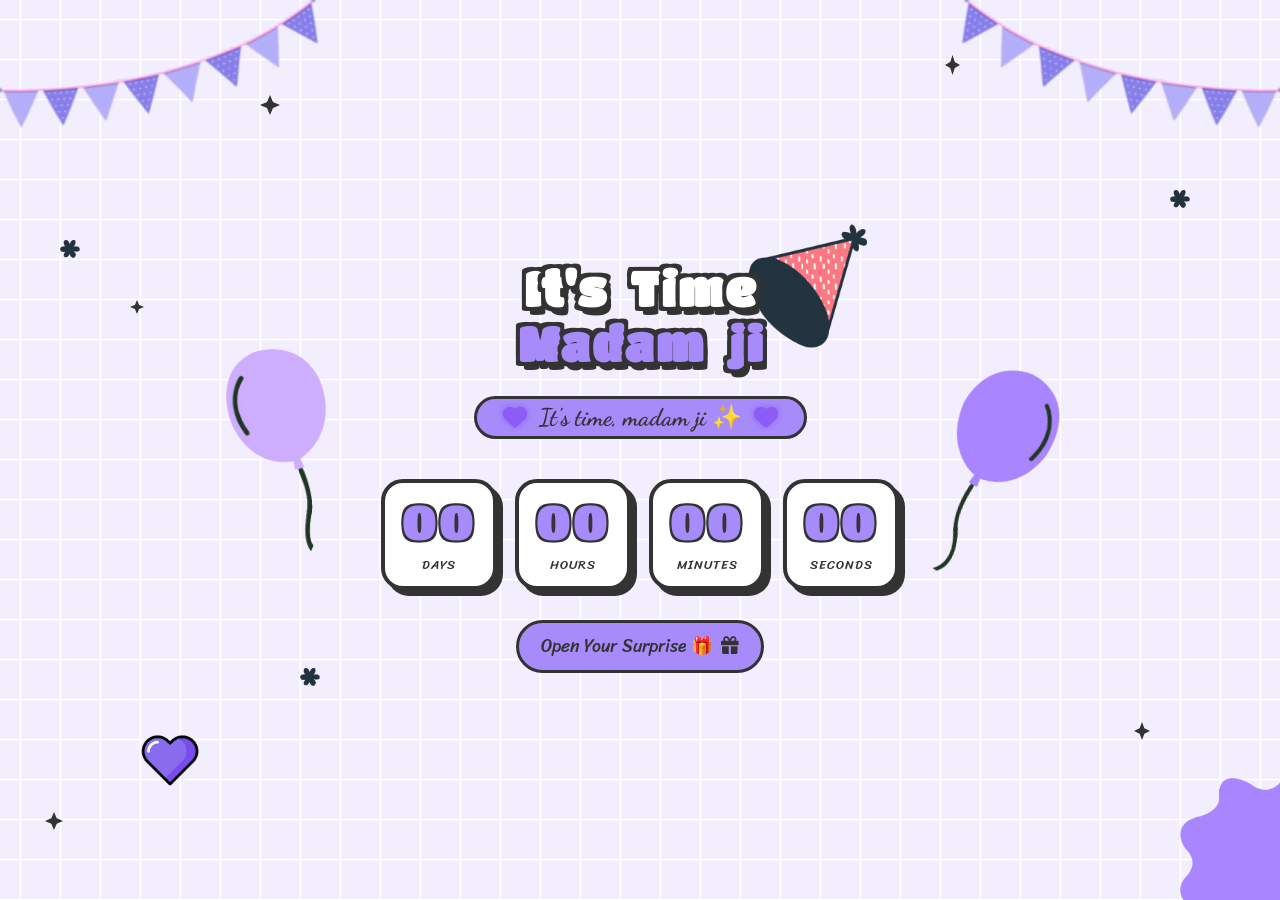
<file: index.html>
<!DOCTYPE html>
<html lang="en">

<head>
    <meta charset="UTF-8">
    <meta name="viewport" content="width=device-width, initial-scale=1.0">
    <title>Happyy birthday stutuuu</title>
    <link rel="stylesheet" href="gate.css">
    <link rel="stylesheet" href="https://cdnjs.cloudflare.com/ajax/libs/font-awesome/6.5.1/css/all.min.css"
        integrity="sha512-DTOQO9RWCH3ppGqcWaEA1BIZOC6xxalwEsw9c2QQeAIftl+Vegovlnee1c9QX4TctnWMn13TZye+giMm8e2LwA=="
        crossorigin="anonymous" referrerpolicy="no-referrer" />
    <link
        href="https://fonts.googleapis.com/css2?family=Dancing+Script:wght@500;700&family=Poppins:wght@400;600&display=swap"
        rel="stylesheet">
</head>

<body>
    <div id="gate-wrapper">
        <div class="flag__birthday">
            <img src="./images/1.png" alt="" width="350" class="flag__left">
            <img src="./images/1.png" alt="" width="350" class="flag__right">
        </div>

        <div class="gate-content">
            <h1 class="gate-title">
                <div class="line line--one" id="line__one">
                    <span style="--t: .5s;">N</span>
                    <span style="--t: .65s;">o</span>
                    <span style="--t: .8s;">t</span>
                    <span class="space"></span>
                    <span style="--t: .95s;">Y</span>
                    <span style="--t: 1.1s;">e</span>
                    <span style="--t: 1.25s;">t</span>
                </div>
                <div class="line line--two">
                    <span style="--t: 1.4s;">M</span>
                    <span style="--t: 1.55s;">a</span>
                    <span style="--t: 1.7s;">d</span>
                    <span style="--t: 1.85s;">a</span>
                    <span style="--t: 2s;">m</span>
                    <span class="space"></span>
                    <span style="--t: 2.15s;">j</span>
                    <span style="--t: 2.3s;">i</span>
                </div>
                <div class="hat">
                    <img src="./images/hat.png" alt="" width="130">
                </div>
            </h1>

            <div class="gate-subtitle">
                <i class="fa-solid fa-heart"></i>
                <span id="subtitle__text">Your surprise unlocks in&hellip;</span>
                <i class="fa-solid fa-heart"></i>
            </div>

            <div class="countdown" id="countdown">
                <div class="balloon_one">
                    <img width="100px" src="./images/balloon1.png" alt="">
                </div>
                <div class="unit">
                    <div class="num" id="days">00</div>
                    <div class="label">Days</div>
                </div>
                <div class="unit">
                    <div class="num" id="hours">00</div>
                    <div class="label">Hours</div>
                </div>
                <div class="unit">
                    <div class="num" id="minutes">00</div>
                    <div class="label">Minutes</div>
                </div>
                <div class="unit">
                    <div class="num" id="seconds">00</div>
                    <div class="label">Seconds</div>
                </div>
                <div class="balloon_two">
                    <img width="100px" src="./images/balloon2.png" alt="">
                </div>
            </div>

            <div class="lock__note" id="lock__note">
                <i class="fa-solid fa-lock"></i>
                <span>Come back at 12:00 AM on 20th August &mdash; no peeking!</span>
            </div>

            <div class="unlock" id="unlock">
                <a href="final.html" id="btn__unlock">
                    Open Your Surprise &#127873;
                    <i class="fa-solid fa-gift"></i>
                </a>
            </div>
        </div>

        <div class="decorate_star star1" style="--t: 2.6s;"></div>
        <div class="decorate_star star2" style="--t: 2.8s;"></div>
        <div class="decorate_star star3" style="--t: 3s;"></div>
        <div class="decorate_star star4" style="--t: 3.2s;"></div>
        <div class="decorate_star star5" style="--t: 3.4s;"></div>
        <div class="decorate_flower--one" style="--t: 2.7s;">
            <img width="20" src="./images/decorate_flower.png" alt="">
        </div>
        <div class="decorate_flower--two" style="--t: 3s;">
            <img width="20" src="./images/decorate_flower.png" alt="">
        </div>
        <div class="decorate_flower--three" style="--t: 3.3s;">
            <img width="20" src="./images/decorate_flower.png" alt="">
        </div>
        <div class="decorate_bottom">
            <img src="./images/decorate.png" alt="" width="100">
        </div>
        <div class="smiley__icon">
            <img src="./images/smiley_icon.png" alt="" width="100">
        </div>
    </div>

    <canvas id="confetti"></canvas>
</body>

<script>
    /* 20 August, 12:00 AM. Built from local parts so it fires at midnight
       on her own clock, whatever timezone she opens this in. */
    var TARGET = new Date(2026, 7, 20, 0, 0, 0);

    var reduceMotion = window.matchMedia("(prefers-reduced-motion: reduce)").matches;

    var cells = {
        days: document.getElementById("days"),
        hours: document.getElementById("hours"),
        minutes: document.getElementById("minutes"),
        seconds: document.getElementById("seconds")
    };
    var countdown = document.getElementById("countdown");
    var subtitle = document.getElementById("subtitle__text");
    var lockNote = document.getElementById("lock__note");
    var unlock = document.getElementById("unlock");
    var ticker;
    var unlocked = false;

    /* "Not Yet" is a lie once the clock runs out — rewrite the top line. */
    function setTitleLine(text) {
        var line = document.getElementById("line__one");
        line.textContent = "";
        for (var i = 0; i < text.length; i++) {
            var span = document.createElement("span");
            if (text[i] === " ") {
                span.className = "space";
            } else {
                span.textContent = text[i];
            }
            line.appendChild(span);
        }
    }

    function pad(n) {
        return n < 10 ? "0" + n : String(n);
    }

    function setCell(cell, value) {
        if (cell.textContent === value) return;
        cell.textContent = value;
        cell.classList.remove("pop");
        void cell.offsetWidth;   // restart the animation
        cell.classList.add("pop");
    }

    function openGate(withConfetti) {
        if (unlocked) return;
        unlocked = true;
        clearInterval(ticker);
        setCell(cells.days, "00");
        setCell(cells.hours, "00");
        setCell(cells.minutes, "00");
        setCell(cells.seconds, "00");
        setTitleLine("It's Time");
        subtitle.innerHTML = "It's time, madam ji &#10024;";
        lockNote.classList.add("hidden");
        countdown.classList.add("celebrating");
        unlock.classList.add("is-live");
        // Snap the staged intro animations to their finished state. Matters when
        // the page is opened at/after the target (or in the last seconds before
        // it) and they never got to run; a no-op once they already have.
        document.getElementById("gate-wrapper").classList.add("gate--open");
        if (withConfetti && !reduceMotion) startConfetti();
    }

    function tick() {
        var diff = TARGET - new Date();
        if (diff <= 0) {
            openGate(true);
            return;
        }
        var totalSeconds = Math.floor(diff / 1000);
        setCell(cells.days, pad(Math.floor(totalSeconds / 86400)));
        setCell(cells.hours, pad(Math.floor(totalSeconds / 3600) % 24));
        setCell(cells.minutes, pad(Math.floor(totalSeconds / 60) % 60));
        setCell(cells.seconds, pad(totalSeconds % 60));
    }

    if (TARGET - new Date() <= 0) {
        openGate(false);            // already past — land straight in the unlocked state
    } else {
        tick();                     // paint once so there is no blank first second
        ticker = setInterval(tick, 1000);
    }

    /* ---------- confetti ---------- */
    function startConfetti() {
        var canvas = document.getElementById("confetti");
        var ctx = canvas.getContext("2d");
        var colors = ["#A78BFA", "#ffffff", "#333333", "#F3EEFE"];
        var pieces = [];

        canvas.width = window.innerWidth;
        canvas.height = window.innerHeight;

        for (var i = 0; i < 160; i++) {
            pieces.push({
                x: Math.random() * canvas.width,
                y: -20 - Math.random() * canvas.height,
                w: 6 + Math.random() * 7,
                h: 9 + Math.random() * 9,
                vx: -1.5 + Math.random() * 3,
                vy: 2 + Math.random() * 3.5,
                rot: Math.random() * Math.PI * 2,
                vr: -0.12 + Math.random() * 0.24,
                color: colors[Math.floor(Math.random() * colors.length)]
            });
        }

        (function frame() {
            ctx.clearRect(0, 0, canvas.width, canvas.height);
            var alive = 0;
            for (var i = 0; i < pieces.length; i++) {
                var p = pieces[i];
                p.x += p.vx;
                p.y += p.vy;
                p.rot += p.vr;
                if (p.y < canvas.height + 40) alive++;
                ctx.save();
                ctx.translate(p.x, p.y);
                ctx.rotate(p.rot);
                ctx.fillStyle = p.color;
                ctx.fillRect(-p.w / 2, -p.h / 2, p.w, p.h);
                ctx.restore();
            }
            if (alive > 0) {
                requestAnimationFrame(frame);
            } else {
                ctx.clearRect(0, 0, canvas.width, canvas.height);
            }
        })();
    }
</script>

</html>
</file>
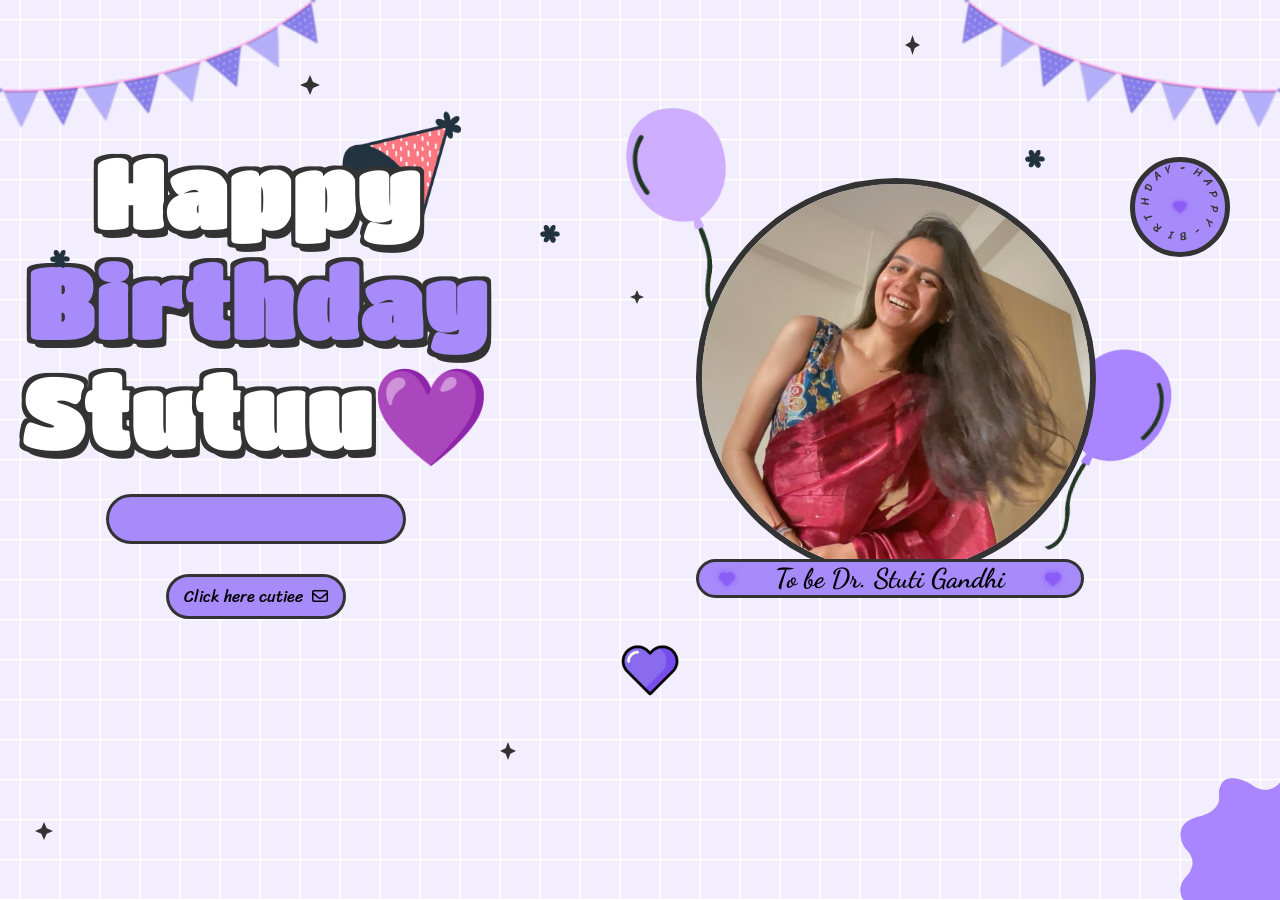
<file: final.html>
<!DOCTYPE html>
<html lang="en">

<head>
    <meta charset="UTF-8">
    <meta name="viewport" content="width=device-width, initial-scale=1.0">
    <title>Happyy birthday stutuuu</title>
    <link rel="stylesheet" href="style.css">
    <link rel="stylesheet" href="book.css">
    <link rel="stylesheet" href="https://cdnjs.cloudflare.com/ajax/libs/font-awesome/6.5.1/css/all.min.css"
        integrity="sha512-DTOQO9RWCH3ppGqcWaEA1BIZOC6xxalwEsw9c2QQeAIftl+Vegovlnee1c9QX4TctnWMn13TZye+giMm8e2LwA=="
        crossorigin="anonymous" referrerpolicy="no-referrer" />
    <link
        href="https://fonts.googleapis.com/css2?family=Dancing+Script:wght@500;700&family=Poppins:wght@400;600&display=swap"
        rel="stylesheet">
    <script src="book.js" defer></script>
</head>

<body>
    <div id="wrapper">
        <div class="flag__birthday">
            <img src="./images/1.png" alt="" width="350" class="flag__left">
            <img src="./images/1.png" alt="" width="350" class="flag__right">
        </div>
        <div class="content">
            <div class="left">
                <div class="title">
                    <h1 class="happy">
                        <span style="--t: 4s;">H</span>
                        <span style="--t: 4.2s;">a</span>
                        <span style="--t: 4.4s;">p</span>
                        <span style="--t: 4.6s;">p</span>
                        <span style="--t: 4.8s;">y</span>
                    </h1>
                    <h1 class="birthday">
                        <span style="--t: 5s;">B</span>
                        <span style="--t: 5.2s;">i</span>
                        <span style="--t: 5.4s;">r</span>
                        <span style="--t: 5.6s;">t</span>
                        <span style="--t: 5.8s;">h</span>
                        <span style="--t: 6s;">d</span>
                        <span style="--t: 6.2s;">a</span>
                        <span style="--t: 6.4s;">y</span>
                    </h1>
                    <h1 class="stutu">
                        <span style="--t: 6.6s;">S</span>
                        <span style="--t: 6.8s;">t</span>
                        <span style="--t: 7.0s;">u</span>
                        <span style="--t: 7.2s;">t</span>
                        <span style="--t: 7.4s;">u</span>
                        <span style="--t: 7.6s;">u</span>
                        <span class="heart" style="--t: 7.8s;">💜</span>
                    </h1>
                    <div class="hat">
                        <img src="./images/hat.png" alt="" width="130">
                    </div>
                </div>
                <div class="date__of__birth">
                    <span></span>
                </div>
                <div class="btn">
                    <button id="btn__letter">
                        <div class="mail">
                            Click here cutiee 
                            <i class="fa-regular fa-envelope"></i>
                        </div>
                    </button>

                </div>
            </div>
            <div class="right">
                <div class="box__account">
                    <div class="image">
                        <img src="./images/1.jpg" alt="">
                    </div>
                    <div class="name">
                        <i class="fa-solid fa-heart"></i>
                        <span>To be Dr. Stuti Gandhi</span>
                        <i class="fa-solid fa-heart"></i>
                    </div>
                    <div class="balloon_one">
                        <img width="100px" src="./images/balloon1.png" alt="">
                    </div>
                    <div class="balloon_two">
                        <img width="100px" src="./images/balloon2.png" alt="">
                    </div>
                </div>
                <div class="cricle">
                    <div class="text__cricle">
                        <span style="--i: 1;">h</span>
                        <span style="--i: 2;">a</span>
                        <span style="--i: 3;">p</span>
                        <span style="--i: 4;">p</span>
                        <span style="--i: 5;">y</span>
                        <span style="--i: 6;">-</span>
                        <span style="--i: 7;">b</span>
                        <span style="--i: 8;">i</span>
                        <span style="--i: 9;">r</span>
                        <span style="--i: 10;">t</span>
                        <span style="--i: 11;">h</span>
                        <span style="--i: 12;">d</span>
                        <span style="--i: 13;">a</span>
                        <span style="--i: 14;">y</span>
                        <span style="--i: 15;">-</span>
                    </div>
                    <i class="fa-solid fa-heart"></i>
                </div>
            </div>
        </div>
        <div class="decorate_star star1" style="--t: 15s;"></div>
        <div class="decorate_star star2" style="--t: 15.2s;"></div>
        <div class="decorate_star star3" style="--t: 15.4s;"></div>
        <div class="decorate_star star4" style="--t: 15.6s;"></div>
        <div class="decorate_star star5" style="--t: 15.8s;"></div>
        <div class="decorate_flower--one" style="--t: 15s;">
            <img width="20" src="./images/decorate_flower.png" alt="">
        </div>
        <div class="decorate_flower--two" style="--t: 15.3s;">
            <img width="20" src="./images/decorate_flower.png" alt="">
        </div>
        <div class="decorate_flower--three" style="--t: 15.6s;">
            <img width="20" src="./images/decorate_flower.png" alt="">
        </div>
        <div class="decorate_bottom">
            <img src="./images/decorate.png" alt="" width="100">
        </div>
        <div class="smiley__icon">
            <img src="./images/smiley_icon.png" alt="" width="100">
        </div>
    </div>

</body>
<script>
    /* The book itself lives in book.js. This is just the date typewriter. */
    let datetxt = "20 August";
    let charArrDate = datetxt.split('');
    let currentIndex = 0;
    let date__of__birth = document.querySelector(".date__of__birth span");
    let timeDatetxt;
    setTimeout(function () {
        timeDatetxt = setInterval(function () {
            if (currentIndex < charArrDate.length) {
                date__of__birth.textContent += charArrDate[currentIndex];
                currentIndex++;
            }
            else {
                let i = document.createElement("i");
                i.className = "fa-solid fa-star"
                document.querySelector(".date__of__birth").prepend(i)
                document.querySelector(".date__of__birth").appendChild(i.cloneNode(true))
                clearInterval(timeDatetxt)
            }
        }, 100)
    }, /[?&]fast=1/.test(location.search) ? 200 : 12000)
</script>

</html>
</file>
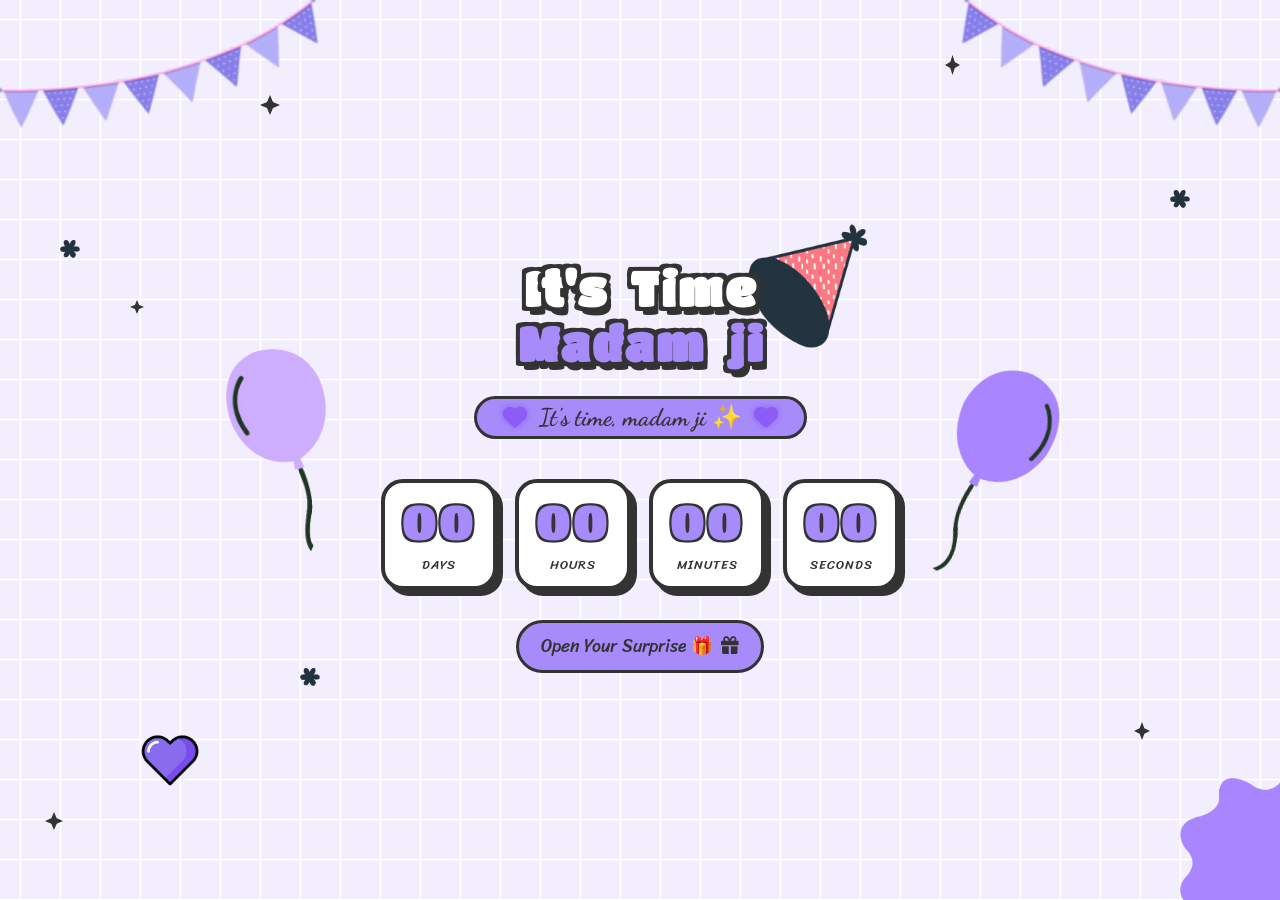
<file: gate.html>
<!DOCTYPE html>
<html lang="en">

<head>
    <meta charset="UTF-8">
    <meta name="viewport" content="width=device-width, initial-scale=1.0">
    <meta name="title" content="Happy Birthday Website 2.0 | Aoudumber Bade">
    <title>almost time madam</title>
    <link rel="stylesheet" href="gate.css">
    <link rel="stylesheet" href="https://cdnjs.cloudflare.com/ajax/libs/font-awesome/6.5.1/css/all.min.css"
        integrity="sha512-DTOQO9RWCH3ppGqcWaEA1BIZOC6xxalwEsw9c2QQeAIftl+Vegovlnee1c9QX4TctnWMn13TZye+giMm8e2LwA=="
        crossorigin="anonymous" referrerpolicy="no-referrer" />
    <link
        href="https://fonts.googleapis.com/css2?family=Dancing+Script:wght@500;700&family=Poppins:wght@400;600&display=swap"
        rel="stylesheet">
</head>

<body>
    <div id="gate-wrapper">
        <div class="flag__birthday">
            <img src="./images/1.png" alt="" width="350" class="flag__left">
            <img src="./images/1.png" alt="" width="350" class="flag__right">
        </div>

        <div class="gate-content">
            <h1 class="gate-title">
                <div class="line line--one" id="line__one">
                    <span style="--t: .5s;">N</span>
                    <span style="--t: .65s;">o</span>
                    <span style="--t: .8s;">t</span>
                    <span class="space"></span>
                    <span style="--t: .95s;">Y</span>
                    <span style="--t: 1.1s;">e</span>
                    <span style="--t: 1.25s;">t</span>
                </div>
                <div class="line line--two">
                    <span style="--t: 1.4s;">M</span>
                    <span style="--t: 1.55s;">a</span>
                    <span style="--t: 1.7s;">d</span>
                    <span style="--t: 1.85s;">a</span>
                    <span style="--t: 2s;">m</span>
                    <span class="space"></span>
                    <span style="--t: 2.15s;">j</span>
                    <span style="--t: 2.3s;">i</span>
                </div>
                <div class="hat">
                    <img src="./images/hat.png" alt="" width="130">
                </div>
            </h1>

            <div class="gate-subtitle">
                <i class="fa-solid fa-heart"></i>
                <span id="subtitle__text">Your surprise unlocks in&hellip;</span>
                <i class="fa-solid fa-heart"></i>
            </div>

            <div class="countdown" id="countdown">
                <div class="balloon_one">
                    <img width="100px" src="./images/balloon1.png" alt="">
                </div>
                <div class="unit">
                    <div class="num" id="days">00</div>
                    <div class="label">Days</div>
                </div>
                <div class="unit">
                    <div class="num" id="hours">00</div>
                    <div class="label">Hours</div>
                </div>
                <div class="unit">
                    <div class="num" id="minutes">00</div>
                    <div class="label">Minutes</div>
                </div>
                <div class="unit">
                    <div class="num" id="seconds">00</div>
                    <div class="label">Seconds</div>
                </div>
                <div class="balloon_two">
                    <img width="100px" src="./images/balloon2.png" alt="">
                </div>
            </div>

            <div class="lock__note" id="lock__note">
                <i class="fa-solid fa-lock"></i>
                <span>Come back at 12:00 AM on 20th August &mdash; no peeking!</span>
            </div>

            <div class="unlock" id="unlock">
                <a href="index.html" id="btn__unlock">
                    Open Your Surprise &#127873;
                    <i class="fa-solid fa-gift"></i>
                </a>
            </div>
        </div>

        <div class="decorate_star star1" style="--t: 2.6s;"></div>
        <div class="decorate_star star2" style="--t: 2.8s;"></div>
        <div class="decorate_star star3" style="--t: 3s;"></div>
        <div class="decorate_star star4" style="--t: 3.2s;"></div>
        <div class="decorate_star star5" style="--t: 3.4s;"></div>
        <div class="decorate_flower--one" style="--t: 2.7s;">
            <img width="20" src="./images/decorate_flower.png" alt="">
        </div>
        <div class="decorate_flower--two" style="--t: 3s;">
            <img width="20" src="./images/decorate_flower.png" alt="">
        </div>
        <div class="decorate_flower--three" style="--t: 3.3s;">
            <img width="20" src="./images/decorate_flower.png" alt="">
        </div>
        <div class="decorate_bottom">
            <img src="./images/decorate.png" alt="" width="100">
        </div>
        <div class="smiley__icon">
            <img src="./images/smiley_icon.png" alt="" width="100">
        </div>
    </div>

    <canvas id="confetti"></canvas>
</body>

<script>
    /* 20 August, 12:00 AM. Built from local parts so it fires at midnight
       on her own clock, whatever timezone she opens this in. */
    var TARGET = new Date(2026, 7, 20, 0, 0, 0);

    var reduceMotion = window.matchMedia("(prefers-reduced-motion: reduce)").matches;

    var cells = {
        days: document.getElementById("days"),
        hours: document.getElementById("hours"),
        minutes: document.getElementById("minutes"),
        seconds: document.getElementById("seconds")
    };
    var countdown = document.getElementById("countdown");
    var subtitle = document.getElementById("subtitle__text");
    var lockNote = document.getElementById("lock__note");
    var unlock = document.getElementById("unlock");
    var ticker;
    var unlocked = false;

    /* "Not Yet" is a lie once the clock runs out — rewrite the top line. */
    function setTitleLine(text) {
        var line = document.getElementById("line__one");
        line.textContent = "";
        for (var i = 0; i < text.length; i++) {
            var span = document.createElement("span");
            if (text[i] === " ") {
                span.className = "space";
            } else {
                span.textContent = text[i];
            }
            line.appendChild(span);
        }
    }

    function pad(n) {
        return n < 10 ? "0" + n : String(n);
    }

    function setCell(cell, value) {
        if (cell.textContent === value) return;
        cell.textContent = value;
        cell.classList.remove("pop");
        void cell.offsetWidth;   // restart the animation
        cell.classList.add("pop");
    }

    function openGate(withConfetti) {
        if (unlocked) return;
        unlocked = true;
        clearInterval(ticker);
        setCell(cells.days, "00");
        setCell(cells.hours, "00");
        setCell(cells.minutes, "00");
        setCell(cells.seconds, "00");
        setTitleLine("It's Time");
        subtitle.innerHTML = "It's time, madam ji &#10024;";
        lockNote.classList.add("hidden");
        countdown.classList.add("celebrating");
        unlock.classList.add("is-live");
        // Snap the staged intro animations to their finished state. Matters when
        // the page is opened at/after the target (or in the last seconds before
        // it) and they never got to run; a no-op once they already have.
        document.getElementById("gate-wrapper").classList.add("gate--open");
        if (withConfetti && !reduceMotion) startConfetti();
    }

    function tick() {
        var diff = TARGET - new Date();
        if (diff <= 0) {
            openGate(true);
            return;
        }
        var totalSeconds = Math.floor(diff / 1000);
        setCell(cells.days, pad(Math.floor(totalSeconds / 86400)));
        setCell(cells.hours, pad(Math.floor(totalSeconds / 3600) % 24));
        setCell(cells.minutes, pad(Math.floor(totalSeconds / 60) % 60));
        setCell(cells.seconds, pad(totalSeconds % 60));
    }

    if (TARGET - new Date() <= 0) {
        openGate(false);            // already past — land straight in the unlocked state
    } else {
        tick();                     // paint once so there is no blank first second
        ticker = setInterval(tick, 1000);
    }

    /* ---------- confetti ---------- */
    function startConfetti() {
        var canvas = document.getElementById("confetti");
        var ctx = canvas.getContext("2d");
        var colors = ["#FF7882", "#ffffff", "#333333", "#feecea"];
        var pieces = [];

        canvas.width = window.innerWidth;
        canvas.height = window.innerHeight;

        for (var i = 0; i < 160; i++) {
            pieces.push({
                x: Math.random() * canvas.width,
                y: -20 - Math.random() * canvas.height,
                w: 6 + Math.random() * 7,
                h: 9 + Math.random() * 9,
                vx: -1.5 + Math.random() * 3,
                vy: 2 + Math.random() * 3.5,
                rot: Math.random() * Math.PI * 2,
                vr: -0.12 + Math.random() * 0.24,
                color: colors[Math.floor(Math.random() * colors.length)]
            });
        }

        (function frame() {
            ctx.clearRect(0, 0, canvas.width, canvas.height);
            var alive = 0;
            for (var i = 0; i < pieces.length; i++) {
                var p = pieces[i];
                p.x += p.vx;
                p.y += p.vy;
                p.rot += p.vr;
                if (p.y < canvas.height + 40) alive++;
                ctx.save();
                ctx.translate(p.x, p.y);
                ctx.rotate(p.rot);
                ctx.fillStyle = p.color;
                ctx.fillRect(-p.w / 2, -p.h / 2, p.w, p.h);
                ctx.restore();
            }
            if (alive > 0) {
                requestAnimationFrame(frame);
            } else {
                ctx.clearRect(0, 0, canvas.width, canvas.height);
            }
        })();
    }
</script>

</html>
</file>
<file: gate.css>
@import url('https://fonts.googleapis.com/css2?family=Coiny&family=Titan+One&display=swap');
@import url('https://fonts.googleapis.com/css2?family=Nerko+One&family=Sriracha&display=swap');
@import url('https://fonts.googleapis.com/css2?family=Dancing+Script:wght@700&display=swap');

*{
    padding: 0;
    margin: 0;
    box-sizing: border-box;
}
:root{
    --color-wash: #F3EEFE;
    --color-white: #fff;
    --color-black: #333;
    --color-accent: #A78BFA;
    --color-accent-deep: #8B5CF6;
    --art-lavender: hue-rotate(270deg);
    --color-border: #DACCBF;
}
html{
    height: 100%;
}
body {
    position: relative;
    font-size: 16px;
    height: 100%;
    background-image: linear-gradient(var(--color-wash), var(--color-wash));
}
#gate-wrapper{
    position: relative;
    background-color: transparent;
    background-image: linear-gradient(0deg, transparent 24%, rgba(255, 255, 255, 1) 25%, rgba(255, 255, 255, 1) 26%, transparent 27%, transparent 74%, rgba(255, 255, 255, 1) 75%, rgba(255, 255, 255, 1) 76%, transparent 77%, transparent), linear-gradient(90deg, transparent 24%, rgba(255, 255, 255, 1) 25%, rgba(255, 255, 255,1) 26%, transparent 27%, transparent 74%, rgba(255, 255, 255, 1) 75%, rgba(255, 255, 255, 1) 76%, transparent 77%, transparent);
    height: 100%;
    min-height: 100vh;
    background-size: 80px 80px;
    overflow: hidden;
    z-index: 1;
    display: flex;
    flex-direction: column;
}

/* ---------- flags ---------- */
.flag__birthday{
    position: absolute;
    top: 0;
    left: 0;
    width: 100%;
    display: flex;
    justify-content: space-between;
    transform: translateY(-200px);
    animation: translateYFlag 1.5s .3s forwards;
}
@keyframes translateYFlag{
    to{
        transform: translateY(-10px);
    }
}
.flag__birthday .flag__left{
    transform: rotate(-10deg) translate(-20px,30px);
}
.flag__birthday .flag__right{
    transform: rotate(10deg) translate(20px,30px) scaleX(-1);
}

/* ---------- center stage ---------- */
.gate-content{
    position: relative;
    width: 100%;
    display: flex;
    flex-direction: column;
    align-items: center;
    justify-content: center;
    flex: 1;
    padding: 6rem 1rem 4rem;
    margin-top: 0;
}
.gate-title{
    position: relative;
    display: flex;
    flex-direction: column;
    align-items: center;
    font-family: "Titan One", sans-serif;
    font-size: 3rem;
    perspective: 1000px;
    z-index: 2;
}
.gate-title .line{
    position: relative;
    display: flex;
    justify-content: center;
    font-weight: bold;
    text-shadow: 4px 4px var(--color-black),
                -4px 4px var(--color-black),
                4px -4px var(--color-black),
                -4px -4px var(--color-black),
                4px 8px 0 var(--color-black);
}
.gate-title .line--one{
    color: var(--color-white);
}
.gate-title .line--two{
    color: var(--color-accent);
}
.gate-title .line span{
    transform: translateY(50px);
    opacity: 0;
    visibility: hidden;
    animation: txtTranslateY .5s var(--t) forwards;
}
.gate-title .line span.space{
    width: .5em;
}
@keyframes txtTranslateY{
    100%{
        transform: translateY(0);
        opacity: 1;
        visibility: visible;
    }
}
.gate-title .hat{
    position: absolute;
    right: -110px;
    top: -350px;
    transform: rotate(-40deg);
    z-index: -1;
    animation: topHat 3s 1.6s forwards ease;
}
@keyframes topHat{
    20%, 30%{
        top: -40px;
        transform-origin: left;
        transform: rotate(-40deg);
    }
    35%, 100%{
        top: -40px;
        transform: rotate(0deg);
    }
}

/* ---------- subtitle pill ---------- */
.gate-subtitle{
    display: flex;
    justify-content: space-around;
    align-items: center;
    gap: 12px;
    background-color: var(--color-accent);
    color: var(--color-black);
    border: 3px solid var(--color-black);
    border-radius: 50px;
    padding: 4px 26px;
    margin-top: 26px;
    font-family: 'Dancing Script', cursive;
    font-weight: bold;
    font-size: 1.5rem;
    text-align: center;
    transform: scale(0);
    animation: scaleCricle 1.6s 1.9s forwards ease-in-out;
    z-index: 2;
}

/* ---------- countdown ---------- */
.countdown{
    position: relative;
    display: flex;
    gap: 18px;
    margin-top: 40px;
    transform: scale(0);
    animation: scaleCricle 1.8s 2.3s forwards ease-in-out;
    z-index: 2;
}
.countdown .unit{
    position: relative;
    width: 116px;
    padding: 14px 8px 10px;
    background-color: var(--color-white);
    border: 4px solid var(--color-black);
    border-radius: 22px;
    box-shadow: 6px 6px 0 var(--color-black);
    display: flex;
    flex-direction: column;
    align-items: center;
}
.countdown .unit .num{
    font-family: "Titan One", sans-serif;
    font-size: 3rem;
    line-height: 1;
    color: var(--color-accent);
    text-shadow: 2px 2px var(--color-black),
                -2px 2px var(--color-black),
                2px -2px var(--color-black),
                -2px -2px var(--color-black);
    letter-spacing: 2px;
}
.countdown .unit .label{
    margin-top: 8px;
    font-family: "Sriracha", cursive;
    font-size: .8rem;
    text-transform: uppercase;
    letter-spacing: 1px;
    color: var(--color-black);
}
.countdown .unit .num.pop{
    animation: flipIn .45s ease-out;
}
@keyframes flipIn{
    0%{
        transform: translateY(-8px) scale(1.25);
        opacity: .35;
    }
    60%{
        transform: translateY(0) scale(.92);
        opacity: 1;
    }
    100%{
        transform: translateY(0) scale(1);
        opacity: 1;
    }
}
.countdown.celebrating .unit{
    animation: celebrate 1s infinite ease-in-out;
}
/* child 1 is .balloon_one, so the four units are children 2-5 */
.countdown.celebrating .unit:nth-child(3){ animation-delay: .12s; }
.countdown.celebrating .unit:nth-child(4){ animation-delay: .24s; }
.countdown.celebrating .unit:nth-child(5){ animation-delay: .36s; }
@keyframes celebrate{
    0%, 100%{
        transform: translateY(0) rotate(0deg);
    }
    50%{
        transform: translateY(-10px) rotate(-2deg);
    }
}

/* balloons flanking the countdown */
.countdown .balloon_one{
    position: absolute;
    top: -130px;
    left: -155px;
    animation: balloon1 2s infinite linear;
    z-index: -1;
}
@keyframes balloon1{
    0%, 50%, 100%{
        transform-origin: bottom right;
        transform: rotate(0deg);
    }
    25%{
        transform-origin: bottom right;
        transform: rotate(3deg);
    }
    75%{
        transform-origin: bottom right;
        transform: rotate(-3deg);
    }
}
.countdown .balloon_two{
    position: absolute;
    top: -110px;
    right: -150px;
    transform: rotate(10deg);
    animation: balloon2 2s infinite linear;
    z-index: -1;
}
@keyframes balloon2 {
    0%, 50%, 100%{
        transform-origin: bottom left;
        transform: rotate(10deg);
    }
    25%{
        transform-origin: bottom left;
        transform: rotate(7deg);
    }
    75%{
        transform-origin: bottom left;
        transform: rotate(13deg);
    }
}

/* ---------- lock note + unlock button ---------- */
.lock__note{
    display: flex;
    align-items: center;
    justify-content: center;
    flex-wrap: wrap;
    gap: 8px;
    max-width: 100%;
    margin-top: 34px;
    font-family: "Sriracha", cursive;
    font-size: 1rem;
    color: var(--color-black);
    opacity: 0;
    animation: fadeIn 1.2s 3.2s forwards;
    z-index: 2;
}
.lock__note i{
    color: var(--color-accent);
}
@keyframes fadeIn{
    to{ opacity: 1; }
}
.lock__note.hidden{
    display: none;
}

.unlock{
    display: none;
    margin-top: 30px;
    transform: scale(0);
    z-index: 2;
}
.unlock.is-live{
    display: block;
    animation: scaleCricle 1.4s forwards ease-in-out;
}
#btn__unlock{
    position: relative;
    background-color: var(--color-accent);
    color: var(--color-black);
    text-decoration: none;
    outline: none;
    padding: 8px 22px;
    font-size: 1.1rem;
    border-radius: 50px;
    border: 3px solid var(--color-black);
    font-family: "Sriracha", cursive;
    display: flex;
    align-items: center;
    justify-content: center;
    cursor: pointer;
    transition: all .5s ease-in-out;
}
#btn__unlock i{
    margin-left: 8px;
}
#btn__unlock:hover{
    border-color: var(--color-accent-deep);
    background-color: var(--color-accent-deep);
    color: #fff;
    box-shadow: rgba(0, 0, 0, 0.24) 0px 3px 8px;
}
#btn__unlock:hover i{
    animation: rotateHeart 1s infinite linear;
}
#btn__unlock:active{
    transform: scale(0.7);
}
@keyframes rotateHeart{
    0%, 50%, 100%{
        transform: rotate(0deg);
    }
    25%{
        transform: rotate(12deg);
    }
    75%{
        transform: rotate(-12deg);
    }
}

.fa-heart{
    color: var(--color-accent-deep);
    filter: drop-shadow(0 0 3px var(--color-accent-deep));
    animation: scaleHeart 1s infinite linear;
}
@keyframes scaleHeart{
    50%{
        transform: scale(1.2);
    }
}

@keyframes scaleCricle {
    0%{
        transform: scale(0);
    }
    10%{
        transform: scale(1.3);
    }
    20%{
        transform: scale(0.7);
    }
    30%, 100%{
        transform: scale(1);
    }
}

/* ---------- already-unlocked snap ----------
   If the page is opened at (or after) the target time, the staged entrance
   animations have not run yet. Force everything to its final state so the
   celebration is not staring at an empty page. Harmless once they have run. */
.gate--open .gate-title .line span{
    animation: none;
    transform: translateY(0);
    opacity: 1;
    visibility: visible;
}
.gate--open .gate-title .hat{
    animation: none;
    top: -40px;
    transform: rotate(0deg);
}
.gate--open .flag__birthday{
    animation: none;
    transform: translateY(-10px);
}
.gate--open .gate-subtitle,
.gate--open .countdown,
.gate--open .decorate_flower--one,
.gate--open .decorate_flower--two,
.gate--open .decorate_flower--three,
.gate--open .smiley__icon{
    animation: none;
    transform: scale(1);
}
.gate--open .decorate_star{
    transform: scale(1);
    animation: scaleStar 2s infinite ease-in-out;
}
.gate--open .unlock.is-live{
    animation: scaleCricle 1.4s .3s forwards ease-in-out;
}

/* ---------- decoration ---------- */
.decorate_star{
    position: absolute;
    transform: scale(0);
    background-color: var(--color-black);
    clip-path: polygon(0 50%, 35% 35%, 50% 0, 65% 35%, 100% 50%, 65% 65%, 50% 100%, 35% 65%);
    animation: scaleCricle 3s var(--t) forwards,
            scaleStar 2s 4s infinite ease-in-out;
}
.decorate_star.star1{
    width: 20px;
    height: 20px;
    top: 95px;
    left: 260px;
}
.decorate_star.star2{
    width: 15px;
    height: 20px;
    top: 55px;
    right: 320px;
}
.decorate_star.star3{
    width: 14px;
    height: 14px;
    top: 300px;
    left: 130px;
}
.decorate_star.star4{
    width: 18px;
    height: 18px;
    bottom: 70px;
    left: 45px;
}
.decorate_star.star5{
    width: 16px;
    height: 18px;
    bottom: 160px;
    right: 130px;
}
@keyframes scaleStar {
    25%{
        transform: scale(0.8);
    }
    50%{
        transform: scale(1.1);
    }
}
.decorate_flower--one,
.decorate_flower--two,
.decorate_flower--three{
    position: absolute;
    transform: scale(0);
    animation: scaleCricle 3s var(--t) forwards ease-in-out;
}
.decorate_flower--one{
    top: 240px;
    left: 60px;
}
.decorate_flower--two{
    top: 190px;
    right: 90px;
}
.decorate_flower--three{
    bottom: 210px;
    left: 300px;
}
.decorate_bottom{
    position: absolute;
    right: 0;
    bottom: -10px;
}
.smiley__icon{
    position: absolute;
    bottom: 90px;
    left: 120px;
    transform: scale(0);
    animation: scaleCricle 3s 3.4s forwards ease-in-out;
}

/* ---------- confetti canvas ---------- */
#confetti{
    position: fixed;
    top: 0;
    left: 0;
    width: 100%;
    height: 100%;
    pointer-events: none;
    z-index: 50;
}

/* ---------- mobile ---------- */
@media screen and (max-width: 658px){
    .flag__birthday .flag__left {
        transform: rotate(-10deg) translate(-119px,3px);
    }
    .flag__birthday .flag__right {
        transform: rotate(10deg) translate(-106px,39px) scaleX(-1);
    }
    .gate-content{
        margin-top: 0;
        padding-top: 5rem;
    }
    .gate-title{
        font-size: 1.9rem;
        letter-spacing: 4px;
    }
    .gate-title .hat{
        right: -70px;
    }
    .gate-title .hat img{
        width: 80px;
    }
    @keyframes topHat{
        20%, 30%{
            top: -22px;
            transform-origin: left;
            transform: rotate(-40deg);
        }
        35%, 100%{
            top: -22px;
            transform: rotate(0deg);
        }
    }
    .gate-subtitle{
        font-size: 1.1rem;
        padding: 4px 16px;
        margin-top: 18px;
    }
    .countdown{
        flex-wrap: wrap;
        justify-content: center;
        gap: 12px;
        max-width: 280px;
        margin-top: 30px;
    }
    .countdown .unit{
        width: 128px;
        border-width: 3px;
        box-shadow: 4px 4px 0 var(--color-black);
    }
    .countdown .unit .num{
        font-size: 2.4rem;
    }
    .countdown .balloon_one{
        top: -90px;
        left: -60px;
    }
    .countdown .balloon_two{
        top: -80px;
        right: -58px;
    }
    .countdown .balloon_one img,
    .countdown .balloon_two img{
        width: 70px;
    }
    .lock__note{
        margin-top: 26px;
        font-size: .85rem;
        text-align: center;
    }
    #btn__unlock{
        font-size: 1rem;
        padding: 6px 16px;
    }
    .decorate_star.star1{ top: 70px; left: 30px; }
    .decorate_star.star2{ top: 45px; right: 30px; }
    .decorate_star.star3{ display: none; }
    .decorate_star.star5{ display: none; }
    .decorate_flower--one{ top: 200px; left: 12px; }
    .decorate_flower--two{ top: 170px; right: 14px; }
    .decorate_flower--three{ display: none; }
    .smiley__icon{ bottom: 30px; left: 10px; }
    .smiley__icon img{ width: 70px; }
    .decorate_bottom img{ width: 70px; }
}

@media (prefers-reduced-motion: reduce){
    .countdown.celebrating .unit,
    .decorate_star,
    .countdown .balloon_one,
    .countdown .balloon_two,
    .fa-heart{
        animation: none;
    }
}

/* ---------- lavender re-theme: recolour the pink decorative art -----------
   These PNGs have pink baked into their pixels, so CSS can only rotate their
   hue. Matched on src rather than on the ~12 layout selectors, to keep the
   colour change in one reviewable place. Deliberately excluded: hat.png
   (mixed blue+pink, rotating breaks it), decorate_flower.png (already cool
   blue) and heart.png (neutral art, rotation is a no-op).
   Note "/1.png" not "1.png" -- a bare suffix would also match balloon1.png. */
img[src$="/1.png"],
img[src$="balloon1.png"],
img[src$="balloon2.png"],
img[src$="decorate.png"],
img[src$="smiley_icon.png"] {
    filter: var(--art-lavender);
}
</file>
<file: style.css>
@import url('https://fonts.googleapis.com/css2?family=Coiny&family=Titan+One&display=swap');
@import url('https://fonts.googleapis.com/css2?family=Nerko+One&family=Sriracha&display=swap');
@import url('https://fonts.googleapis.com/css2?family=Dancing+Script:wght@700&display=swap');
*{
    padding: 0;
    margin: 0;
    box-sizing: border-box;
}
:root{
    --color-wash: #F3EEFE;
    --color-white: #fff;
    --color-black: #333;
    --color-accent: #A78BFA;
    --color-accent-deep: #8B5CF6;
    --art-lavender: hue-rotate(270deg);
    --color-bg-letter: #fff8e4;
    --color-border: #DACCBF;
}
html{
    height: 100%;
}
body {
    position: relative;
    font-size: 16px;
    margin: 0;
    padding: 0;
    height: 100%;
    background-image:linear-gradient(var(--color-wash), var(--color-wash));
}
#wrapper{
    position: relative;
    background-color: transparent;
    background-image: linear-gradient(0deg, transparent 24%, rgba(255, 255, 255, 1) 25%, rgba(255, 255, 255, 1) 26%, transparent 27%, transparent 74%, rgba(255, 255, 255, 1) 75%, rgba(255, 255, 255, 1) 76%, transparent 77%, transparent), linear-gradient(90deg, transparent 24%, rgba(255, 255, 255, 1) 25%, rgba(255, 255, 255,1) 26%, transparent 27%, transparent 74%, rgba(255, 255, 255, 1) 75%, rgba(255, 255, 255, 1) 76%, transparent 77%, transparent);
    height:100%;
    background-size:80px 80px;
    overflow: hidden;
    z-index: 1;
}
.flag__birthday{
    display: flex;
    justify-content: space-between;
    transform: translateY(-200px);
    animation: translateYFlag 1.5s 2s forwards;
}
@keyframes translateYFlag{
    to{
        transform: translateY(-10px);
    }
}
.flag__birthday .flag__left{
    transform: rotate(-10deg) translate(-20px,30px);
}
.flag__birthday .flag__right{
    transform: rotate(10deg) translate(20px,30px) scaleX(-1);
}
.content{
    width: 100%;
    position: relative;
    display: flex;
    padding-top: 3rem;
}
.content .left, .content .right{
    position: relative;
    display: flex;
    flex-direction: column;
    justify-content: center;
    align-items: center;
}
.content .left{
    width: 40%;
}
.content .right{
    width: 60%;
}
.left .btn{
    transform: scale(0);
    animation: scaleCricle 2s 16s forwards ease-in-out;
}
#btn__letter{
    position: relative;
    margin-top: 30px;
    background-color: var(--color-accent);
    outline: none;
    padding: 5px 15px;
    font-size: 1rem;
    border-radius: 50px;
    border: 3px solid var(--color-black);
    font-family: "Sriracha", cursive;
    display: flex;
    align-items: center;
    justify-content: center;
    cursor: pointer;
    z-index: 2;
    transform: scale(1);
    transition: all .5s ease-in-out;
}
#btn__letter:active{
    transform: scale(0.7);
}
#btn__letter i{
    margin-left: 5px;
}
#btn__letter:hover{
    border-color: var(--color-accent-deep);
    background-color: var(--color-accent-deep);
    color: #fff;
    box-shadow: rgba(0, 0, 0, 0.24) 0px 3px 8px;
}

#btn__letter:hover i{
    animation: rotateHeart 1s infinite linear;
}
@keyframes rotateHeart{
    0%,50%, 100%{
        transform: rotate(0deg);
    }
    25%{
        transform: rotate(12deg);
    }
    75%{
        transform: rotate(-12deg);
    }
}
.title{
    position: relative;
    width: 100%;
    display: flex;
    justify-content: center;
    font-family: "Titan One", sans-serif;
    font-size: 3rem;
    flex-direction: column;
    perspective: 1000px;
}
.title .happy, .title .birthday, .title .stutu{
    position: relative;
    text-shadow: 4px 4px var(--color-black), 
                -4px 4px var(--color-black), 
                4px -4px var(--color-black), 
                -4px -4px var(--color-black), 
                4px 8px 0 var(--color-black);
    font-weight: bold;
    display: flex;
    justify-content: center;
}
.title .happy, .title .stutu{
    color: var(--color-white);
}
.title .happy span, .title .birthday span, .title .stutu span{
    transform: translateY(50px);
    opacity: 0;
    visibility: hidden;
    animation: txtTranslateY .5s var(--t) forwards;
}
@keyframes txtTranslateY{
    100%{
        transform: translateY(0);
        opacity: 1;
        visibility: visible;
    }
}
.title .birthday{
    color: var(--color-accent);
}
.title .stutu .heart{
    text-shadow: none;
}

.title .hat{
    position: absolute;
    right: 45px;
    top: -350px;
    transform: rotate(-40deg);
    z-index: -1;
    animation: topHat 4s 7s forwards ease;
}
@keyframes topHat{
    20%, 30%{
        top: -30px;
        transform-origin: left;
        transform: rotate(-40deg);
    }
    35%, 100%{
        top: -30px;
        transform: rotate(0deg);
    }
}
.date__of__birth, .name{
    display: flex;
    justify-content:space-around;
    align-items: center;
    background-color: var(--color-accent);
    border-radius: 50px;
    margin-top: 20px;
    font-family: "Sriracha", cursive;
    
}
.date__of__birth{
    border: 3px solid var(--color-black);
    position: relative;
    transform: translateY(-100px);
    z-index: -1;
    opacity: 0;
    visibility: hidden;
    width: 0px;
    animation: dateOfBirth 5s 9s forwards;
}
@keyframes dateOfBirth{
    20%,40%{
        width: 0px;
        height: 0;
        transform: translateY(0px);
        opacity: 1;
        visibility: visible;
    }
    45%{
        transform: translateY(0px);
        opacity: 1;
        visibility: visible;
        width: 300px;
        height: 0px;
    }
    50%,100%{
        transform: translateY(0px);
        opacity: 1;
        visibility: visible;
        width: 300px;
        height: 50px;
    }
}
.name{
    position: absolute;
    padding: 0px 20px;
    bottom: -20px;
    border: 3px solid var(--color-black);
    font-family: 'Dancing Script', cursive;
}
.date__of__birth span, .name span{
    font-weight: bold;
    margin: 0px 40px;
}
.date__of__birth span{
    font-size: 1.2rem;
}
.name span{
    font-size: 1.7rem;
}
.right .box__account{
    position: relative;
    transform: translateY(700px);
    animation: topBoxImage 8s 7s forwards ease-in;
}
@keyframes topBoxImage{
    to{
        transform: translateY(0);
    }
}
.content .right .image{
    position: relative;
    width: 400px;
    height: 400px;
    border-radius: 50%;
    overflow: hidden;
    display: flex;
    align-items: center;
    border: 6px solid var(--color-black);
}
.content .right .image img{
    width: 100%;
    object-fit: cover;

}
.cricle{
    position: absolute;
    top: 20px;
    right: 50px;
    display: flex;
    justify-content: center;
    align-items: center;
    transform: scale(0);
    animation: scaleCricle 3s 15s forwards ease-in-out;
}
@keyframes scaleCricle {
    0%{
        transform: scale(0);
    }
    10%{
        transform: scale(1.3);
    }
    20%{
        transform: scale(0.7);
    }
    30%,100%{
        transform: scale(1);
    }

}
.text__cricle{
    width: 100px;
    height: 100px;
    background-color: var(--color-accent);
    border-radius: 50%;
    border: 5px solid var(--color-black);
    display: flex;
    justify-content: center;
    align-items: center;
    animation: rotateCricle 5s linear infinite;
}
@keyframes rotateCricle{
    to{
        transform: rotate(360deg);
    }
}
.text__cricle span{
    top: 0%;
    left: 50%;
    position: absolute;
    color: var(--color-black);
    transform: rotate(calc(var(--i) * 24deg));
    transform-origin: 0 45px;
    font-family: "Sriracha", cursive;
    text-transform: uppercase;
    font-size: 0.7rem;
}
.fa-heart{
    color: var(--color-accent-deep);
    filter: drop-shadow(0 0 3px var(--color-accent-deep));
    animation: scaleHeart 1s infinite linear;
}
.cricle .fa-heart{
    position: absolute;
    transform: scale(0.85);
}
@keyframes scaleHeart{
    50%{
        transform: scale(1.2);
    }
}
.right .balloon_one{
    position: absolute;
    top: -70px;
    left: -70px;
    animation: balloon1 2s infinite linear;
}
@keyframes balloon1{
    0%, 50%,100%{
        transform-origin: bottom right;
        transform: rotate(0deg);
    }
    25%{
        transform-origin: bottom right;
        transform: rotate(3deg);
    }
    75%{
        transform-origin: bottom right;
        transform: rotate(-3deg);
    }
}
.right .balloon_two{
    position: absolute;
    top: 170px;
    right: -65px;
    z-index: -1;
    transform: rotate(10deg);
    animation: balloon2 2s infinite linear;
}
@keyframes balloon2 {
    0%,50%,100%{
        transform-origin: bottom left;
        transform: rotate(10deg);
    }
    25%{
        transform-origin: bottom left;
        transform: rotate(7deg);
    }
    75%{
        transform-origin: bottom left;
        transform: rotate(13deg);
    }
}

.decorate_star{
    position: absolute;
    transform: scale(0);
    background-color: var(--color-black);
    clip-path: polygon(0 50%, 35% 35%, 50% 0, 65% 35%, 100% 50%, 65% 65%, 50% 100%, 35% 65%);
    animation: scaleCricle 3s var(--t) forwards, 
            scaleStar 2s 16s infinite ease-in-out;
}
.decorate_star.star1{
    width: 20px;
    height: 20px;
    top: 75px;
    left: 300px;
}
.decorate_star.star2{
    width: 15px;
    height: 20px;
    top: 35px;
    right: 360px;
}
.decorate_star.star3{
    width: 14px;
    height: 14px;
    top: 290px;
    left: 630px;
}
.decorate_star.star4{
    width: 18px;
    height: 18px;
    bottom: 60px;
    left: 35px;
}
.decorate_star.star5{
    width: 16px;
    height: 18px;
    bottom: 140px;
    left: 500px;
}
@keyframes scaleStar {
    25%{
        transform: scale(0.8);
    }
    50%{
        transform: scale(1.1);
    }
}
.decorate_bottom{
    position: absolute;
    right: 0;
    bottom: -10px;
}
.decorate_flower--one{
    position: absolute;
    top: 250px;
    left: 50px;
    transform: scale(0);
    animation: scaleCricle 3s var(--t) forwards ease-in-out;
}
.decorate_flower--two{
    position: absolute;
    top: 225px;
    left: 540px;
    transform: scale(0);
    animation: scaleCricle 3s var(--t) forwards ease-in-out;
}
.decorate_flower--three{
    position: absolute;
    top: 150px;
    right: 235px;
    transform: scale(0);
    animation: scaleCricle 3s var(--t) forwards ease-in-out;
}
.smiley__icon{
    position: absolute;
    bottom: 180px;
    left: 600px;
    transform: scale(0);
    animation: scaleCricle 3s 15s forwards ease-in-out;
}





@media screen and (max-width: 658px)   {

    .flag__birthday .flag__left {
        transform: rotate(-10deg) translate(-119px,3px);
    }

    .flag__birthday .flag__right {
        transform: rotate(10deg) translate(-106px,39px) scaleX(-1);
    }

    .content {
        width: 100%;
        position: relative;
        display: flex;
        flex-direction: column;
        justify-content: center;
        gap: 25px;
        align-items: center;
        padding-top: 2rem;
    }

    .title {
        position: relative;
        width: 100%;
        display: flex;
        justify-content: center;
        font-family: "Titan One", sans-serif;
        font-size: 1.5rem;
        letter-spacing: 8px;
        flex-direction: column;
        perspective: 1000px;
    }

    #btn__letter {
        position: relative;
        margin-top: 17px;
        width: 209px;
        background-color: var(--color-accent);
        outline: none;
        padding: 6px 4px;
        font-size: 1rem;
        border-radius: 50px;
        border: 3px solid var(--color-black);
        font-family: "Sriracha", cursive;
        display: flex;
        align-items: center;
        justify-content: center;
        cursor: pointer;
        z-index: 2;
        /* transform: scale(1); */
        transition: all .5s ease-in-out;
    }

    .cricle {
        position: absolute;
        top: 10px;
        right: -54px;
        display: flex;
        justify-content: center;
        align-items: center;
        transform: scale(0);
        animation: scaleCricle 3s 15s forwards ease-in-out;
    }

    .title .hat {
        position: absolute;
        right: -98px;
        top: -51px !important;
        transform: rotate(-40deg);
        z-index: -1;
        animation: topHat 4s 7s forwards ease;
    }


    .content .right .image {
        position: relative;
        width: 200px;
        height: 200px;
        border-radius: 50%;
        overflow: hidden;
        display: flex;
        align-items: center;
        border: 6px solid var(--color-black);
    }

    .name {
        position: absolute;
        padding: 0px 3px;
        bottom: -6px;
        border: 3px solid var(--color-black);
    }

    .name span {
        font-size: 1rem;
    }

    .right .balloon_one {
        position: absolute;
        top: 10px;
        left: -77px;
        animation: balloon1 2s infinite linear;
    }

    .right .balloon_one img{
        width: 76px !important;
    }


}

/* ---------- lavender re-theme: recolour the pink decorative art -----------
   These PNGs have pink baked into their pixels, so CSS can only rotate their
   hue. Matched on src rather than on the ~12 layout selectors, to keep the
   colour change in one reviewable place. Deliberately excluded: hat.png
   (mixed blue+pink, rotating breaks it), decorate_flower.png (already cool
   blue) and heart.png (neutral art, rotation is a no-op).
   Note "/1.png" not "1.png" -- a bare suffix would also match balloon1.png. */
img[src$="/1.png"],
img[src$="balloon1.png"],
img[src$="balloon2.png"],
img[src$="decorate.png"],
img[src$="smiley_icon.png"] {
    filter: var(--art-lavender);
}
</file>
<file: book.css>
/* ==========================================================================
   book.css — the 5-page 3D letter book
   Opened by the "Click here cutiee" button. Markup is rendered by book.js.
   Palette tokens (--color-accent etc.) come from style.css :root.
   ========================================================================== */

:root {
    --book-w: 900px;          /* full open spread */
    --book-h: 580px;
    --book-turn: 900ms;
    --book-ease: cubic-bezier(0.55, 0.06, 0.36, 1);
    --paper: #fdf6e6;
    --paper-2: #f6ead2;
    --ink: #4a3a34;
    --board: #6E56A8;
    --board-dark: #4A3675;
}

/* Faint fibre noise, used at low opacity over every paper surface. */
.page,
.book__block {
    --paper-noise: url("data:image/svg+xml,%3Csvg xmlns='http://www.w3.org/2000/svg' width='160' height='160'%3E%3Cfilter id='n'%3E%3CfeTurbulence type='fractalNoise' baseFrequency='0.9' numOctaves='4' stitchTiles='stitch'/%3E%3C/filter%3E%3Crect width='100%25' height='100%25' filter='url(%23n)' opacity='0.5'/%3E%3C/svg%3E");
}

/* ---------- overlay ------------------------------------------------------ */

.book-overlay {
    position: fixed;
    inset: 0;
    z-index: 100000000;
    display: flex;
    align-items: center;
    justify-content: center;
    background: radial-gradient(ellipse at 50% 45%, rgba(38, 26, 62, 0.82), rgba(0, 0, 0, 0.94));
    opacity: 0;
    visibility: hidden;
    transition: opacity 0.45s ease, visibility 0.45s;
    overflow: hidden;
    -webkit-tap-highlight-color: transparent;
}

.book-overlay.is-open {
    opacity: 1;
    visibility: visible;
}

/* ---------- chrome: close + mute ----------------------------------------- */

.book-chrome {
    position: fixed;
    top: 14px;
    right: 16px;
    display: flex;
    gap: 10px;
    z-index: 20;
}

.book-icon-btn {
    width: 44px;
    height: 44px;
    display: flex;
    align-items: center;
    justify-content: center;
    font-size: 20px;
    color: #fff;
    background: rgba(255, 255, 255, 0.12);
    border: 1px solid rgba(255, 255, 255, 0.25);
    border-radius: 50%;
    cursor: pointer;
    transition: background 0.25s ease, transform 0.25s ease;
}

.book-icon-btn:hover {
    background: var(--color-accent, #A78BFA);
    transform: scale(1.08);
}

/* ---------- prev / next arrows ------------------------------------------- */

.book-nav {
    position: fixed;
    top: 50%;
    transform: translateY(-50%);
    width: 52px;
    height: 52px;
    display: flex;
    align-items: center;
    justify-content: center;
    font-size: 22px;
    color: #fff;
    background: rgba(255, 255, 255, 0.1);
    border: 1px solid rgba(255, 255, 255, 0.22);
    border-radius: 50%;
    cursor: pointer;
    z-index: 20;
    transition: background 0.25s ease, opacity 0.25s ease, transform 0.25s ease;
}

.book-nav:hover:not(:disabled) {
    background: var(--color-accent, #A78BFA);
    transform: translateY(-50%) scale(1.1);
}

.book-nav:disabled {
    opacity: 0.2;
    cursor: default;
}

.book-nav--prev { left: 18px; }
.book-nav--next { right: 18px; }

/* ---------- page indicator ----------------------------------------------- */

.book-indicator {
    position: fixed;
    bottom: 20px;
    left: 50%;
    transform: translateX(-50%);
    display: flex;
    align-items: center;
    gap: 9px;
    z-index: 20;
}

.book-dot {
    width: 9px;
    height: 9px;
    border-radius: 50%;
    background: rgba(255, 255, 255, 0.3);
    transition: background 0.3s ease, transform 0.3s ease;
}

.book-dot.is-current {
    background: var(--color-accent, #A78BFA);
    transform: scale(1.45);
}

/* ---------- stage / perspective ------------------------------------------ */

.book-stage {
    /* flex-shrink would squeeze the 900px stage on narrow screens and
       collapse every percentage inside it — scaling is handled by JS instead. */
    flex: 0 0 auto;
    width: var(--book-w);
    height: var(--book-h);
    perspective: 2200px;
    perspective-origin: 50% 42%;
    transform: scale(var(--book-scale, 1));
    transition: transform 0.35s ease;
}

.book {
    position: relative;
    width: 100%;
    height: 100%;
    transform-style: preserve-3d;
    /* closed book occupies the right half only, so pull it back to centre */
    transform: translateX(-25%) rotateX(6deg);
    transition: transform var(--book-turn) var(--book-ease);
    filter: drop-shadow(0 34px 42px rgba(0, 0, 0, 0.65));
}

.book.is-open {
    transform: translateX(0) rotateX(6deg);
}

/* Narrow screens: stay a single page wide so the text stays readable. */
.book.book--single,
.book.book--single.is-open {
    transform: translateX(-25%) rotateX(6deg);
}

.book .leaf.is-parked {
    opacity: 0;
    pointer-events: none;
}

.book.book--single.is-open .book__block--left,
.book.book--single.is-open .book__edge--left,
.book.book--single.is-open .book__board--left {
    opacity: 0;
}

/* ---------- bound boards (the hard cover, gives the book thickness) ------- */

.book__board {
    position: absolute;
    top: -10px;
    bottom: -10px;
    width: calc(50% + 12px);
    background: linear-gradient(160deg, var(--board), var(--board-dark));
    box-shadow: inset 0 0 26px rgba(0, 0, 0, 0.45);
    transform: translateZ(-14px);
    opacity: 0;
    transition: opacity 0.5s ease 0.25s;
}

.book__board--left {
    left: -12px;
    border-radius: 8px 3px 3px 8px;
}

.book__board--right {
    right: -12px;
    border-radius: 3px 8px 8px 3px;
    opacity: 1;
}

.book.is-open .book__board { opacity: 1; }

/* ---------- paper blocks (the stack each half of the spread rests on) ----- */

.book__block {
    position: absolute;
    top: 0;
    bottom: 0;
    width: 50%;
    background:
        var(--paper-noise),
        linear-gradient(to right, var(--paper-2), var(--paper) 22%);
    background-blend-mode: overlay, normal;
    transform: translateZ(-6px);
}

.book__block--left {
    left: 0;
    background:
        var(--paper-noise),
        linear-gradient(to left, var(--paper-2), var(--paper) 22%);
    background-blend-mode: overlay, normal;
    opacity: 0;
    transition: opacity 0.4s ease 0.3s;
}

.book.is-open .book__block--left { opacity: 1; }

.book__block--right { right: 0; }

/* ---------- fore-edge page stacks (thins on the right as you read) -------- */

.book__edge {
    position: absolute;
    top: 8px;
    bottom: 8px;
    background: repeating-linear-gradient(
        to right,
        rgba(120, 95, 70, 0.35) 0 1px,
        rgba(255, 250, 238, 0.95) 1px 3px
    );
    transform: translateZ(-8px);
    transition: width var(--book-turn) var(--book-ease), opacity 0.4s ease;
    box-shadow: inset 0 0 6px rgba(0, 0, 0, 0.2);
}

.book__edge--right {
    left: 100%;
    width: calc(var(--right-count, 6) * 2.2px + 2px);
    border-radius: 0 4px 4px 0;
}

.book__edge--left {
    right: 100%;
    width: calc(var(--left-count, 0) * 2.2px + 2px);
    border-radius: 4px 0 0 4px;
    opacity: 0;
}

.book.is-open .book__edge--left { opacity: 1; }

/* ---------- spine --------------------------------------------------------- */

.book__spine {
    position: absolute;
    top: -6px;
    bottom: -6px;
    left: 50%;
    width: 30px;
    margin-left: -15px;
    background: linear-gradient(
        to right,
        rgba(0, 0, 0, 0.55),
        rgba(0, 0, 0, 0.12) 35%,
        rgba(255, 255, 255, 0.08) 50%,
        rgba(0, 0, 0, 0.12) 65%,
        rgba(0, 0, 0, 0.55)
    );
    transform: translateZ(-13px);
    pointer-events: none;
    opacity: 0;
    transition: opacity 0.4s ease 0.3s;
    z-index: 2;
}

.book.is-open .book__spine { opacity: 1; }

/* ---------- leaves -------------------------------------------------------- */

.book__leaves {
    position: absolute;
    top: 0;
    left: 50%;
    width: 50%;
    height: 100%;
    transform-style: preserve-3d;
}

.leaf {
    position: absolute;
    inset: 0;
    transform-origin: left center;
    transform-style: preserve-3d;
    transform: rotateY(0deg) translateZ(var(--lift, 0px));
}

/* --lift is set per leaf by applyStack(). z-index carries no weight inside a
   preserve-3d context, so leaves left at the same depth are painted in an
   arbitrary order; a fraction of a pixel of separation is what actually keeps
   the stack in sequence. Invisible at this perspective. */
.leaf.is-turned { transform: rotateY(-180deg) translateZ(var(--lift, 0px)); }

/* The rotation itself is animated (not transitioned) so the leaf can arc
   forward on Z at the halfway point instead of scything flat through the spine. */
.leaf.is-turning-fwd  { animation: leafTurnFwd  var(--book-turn) var(--book-ease); }
.leaf.is-turning-back { animation: leafTurnBack var(--book-turn) var(--book-ease); }

@keyframes leafTurnFwd {
    0%   { transform: rotateY(0deg)    translateZ(0); }
    50%  { transform: rotateY(-90deg)  translateZ(34px); }
    100% { transform: rotateY(-180deg) translateZ(0); }
}

@keyframes leafTurnBack {
    0%   { transform: rotateY(-180deg) translateZ(0); }
    50%  { transform: rotateY(-90deg)  translateZ(34px); }
    100% { transform: rotateY(0deg)    translateZ(0); }
}

.leaf__face {
    position: absolute;
    inset: 0;
    backface-visibility: hidden;
    -webkit-backface-visibility: hidden;
    overflow: hidden;
}

.leaf__face--front { transform: rotateY(0deg)   translateZ(0.6px); }
.leaf__face--back  { transform: rotateY(180deg) translateZ(0.6px); }

/* Specular sheen that sweeps each face as the leaf lifts and lands. */
.leaf__face::after {
    content: "";
    position: absolute;
    inset: 0;
    pointer-events: none;
    opacity: 0;
    background: linear-gradient(105deg, rgba(255, 255, 255, 0.65), rgba(255, 255, 255, 0) 55%);
}

.leaf.is-turning-fwd .leaf__face--front::after,
.leaf.is-turning-back .leaf__face--back::after {
    animation: faceLift var(--book-turn) var(--book-ease);
}

.leaf.is-turning-fwd .leaf__face--back::after,
.leaf.is-turning-back .leaf__face--front::after {
    animation: faceFall var(--book-turn) var(--book-ease);
    background: linear-gradient(255deg, rgba(0, 0, 0, 0.55), rgba(0, 0, 0, 0) 60%);
}

@keyframes faceLift {
    0%   { opacity: 0; }
    45%  { opacity: 0.75; }
    100% { opacity: 0; }
}

@keyframes faceFall {
    0%   { opacity: 0.6; }
    55%  { opacity: 0.3; }
    100% { opacity: 0; }
}

/* Shadow the turning leaf throws across whatever is underneath it. */
.book__turnshadow {
    position: absolute;
    top: 0;
    bottom: 0;
    left: 0;
    width: 100%;
    pointer-events: none;
    opacity: 0;
    transform: translateZ(2px);
}

.book__turnshadow.is-fwd  { animation: castFwd  var(--book-turn) var(--book-ease); }
.book__turnshadow.is-back { animation: castBack var(--book-turn) var(--book-ease); }

@keyframes castFwd {
    0%   { opacity: 0;    background: linear-gradient(to left, rgba(0,0,0,0) 50%, rgba(0,0,0,0.5) 50%, rgba(0,0,0,0) 62%); }
    50%  { opacity: 0.85; background: linear-gradient(to left, rgba(0,0,0,0) 28%, rgba(0,0,0,0.5) 50%, rgba(0,0,0,0) 72%); }
    100% { opacity: 0;    background: linear-gradient(to left, rgba(0,0,0,0) 38%, rgba(0,0,0,0.5) 50%, rgba(0,0,0,0) 100%); }
}

@keyframes castBack {
    0%   { opacity: 0;    background: linear-gradient(to right, rgba(0,0,0,0) 38%, rgba(0,0,0,0.5) 50%, rgba(0,0,0,0) 100%); }
    50%  { opacity: 0.85; background: linear-gradient(to right, rgba(0,0,0,0) 28%, rgba(0,0,0,0.5) 50%, rgba(0,0,0,0) 72%); }
    100% { opacity: 0;    background: linear-gradient(to right, rgba(0,0,0,0) 50%, rgba(0,0,0,0.5) 50%, rgba(0,0,0,0) 62%); }
}

/* ---------- a page ------------------------------------------------------- */

.page {
    position: relative;
    width: 100%;
    height: 100%;
    padding: 44px 42px 52px;
    display: flex;
    flex-direction: column;
    color: var(--ink);
    background:
        var(--paper-noise),
        linear-gradient(to right, var(--paper-2), var(--paper) 20%);
    background-blend-mode: overlay, normal;
    overflow: hidden;
}

/* Recto (right-hand) pages crease on their left edge; verso pages on the right. */
.leaf__face--back .page {
    background:
        var(--paper-noise),
        linear-gradient(to left, var(--paper-2), var(--paper) 20%);
    background-blend-mode: overlay, normal;
}

/* Gutter shading — text dims into the fold. */
.page::before {
    content: "";
    position: absolute;
    top: 0;
    bottom: 0;
    left: 0;
    width: 70px;
    pointer-events: none;
    background: linear-gradient(to right, rgba(90, 62, 40, 0.32), rgba(90, 62, 40, 0));
}

.leaf__face--back .page::before {
    left: auto;
    right: 0;
    background: linear-gradient(to left, rgba(90, 62, 40, 0.32), rgba(90, 62, 40, 0));
}

.page__title {
    font-family: 'Dancing Script', cursive;
    font-size: 2.1rem;
    font-weight: 700;
    color: var(--color-accent, #A78BFA);
    margin-bottom: 14px;
    flex-shrink: 0;
    overflow-wrap: break-word;
    word-break: break-word;
}

.page__rule {
    width: 74px;
    height: 3px;
    border-radius: 2px;
    background: var(--color-accent, #A78BFA);
    opacity: 0.5;
    margin-bottom: 20px;
    flex-shrink: 0;
}

.page__body {
    font-family: 'Dancing Script', cursive;
    font-size: 1.32rem;
    line-height: 1.75;
    white-space: pre-wrap;
    overflow-wrap: break-word;
    overflow-y: auto;
    flex: 1;
}

.page__img {
    max-width: 100%;
    max-height: 190px;
    object-fit: cover;
    border-radius: 6px;
    border: 5px solid #fff;
    box-shadow: 0 6px 16px rgba(0, 0, 0, 0.28);
    margin: 0 auto 16px;
    transform: rotate(-1.6deg);
    flex-shrink: 0;
}

.page__num {
    position: absolute;
    bottom: 18px;
    left: 0;
    right: 0;
    text-align: center;
    font-family: 'Poppins', sans-serif;
    font-size: 0.72rem;
    letter-spacing: 2px;
    opacity: 0.45;
}

/* Reveal the page contents once the leaf has settled. */
.leaf__face--front.is-current .page__title,
.leaf__face--front.is-current .page__rule,
.leaf__face--front.is-current .page__img,
.leaf__face--front.is-current .page__body,
.leaf__face--front.is-current .cover__from {
    animation: pageIn 0.6s var(--t, 0s) backwards ease-out;
}

@keyframes pageIn {
    from { opacity: 0; transform: translateY(14px); }
    to   { opacity: 1; transform: translateY(0); }
}

/* audio progress bar, pinned to the foot of the live page */
.page__audio {
    position: absolute;
    left: 42px;
    right: 42px;
    bottom: 36px;
    height: 3px;
    border-radius: 2px;
    background: rgba(90, 62, 40, 0.16);
    overflow: hidden;
    opacity: 0;
    transition: opacity 0.3s ease;
}

.page__audio.is-playing { opacity: 1; }

.page__audio span {
    display: block;
    height: 100%;
    width: 0%;
    background: var(--color-accent, #A78BFA);
    border-radius: 2px;
}

/* ---------- covers -------------------------------------------------------- */

.page--cover {
    align-items: center;
    justify-content: center;
    text-align: center;
    color: #fff;
    background:
        var(--paper-noise),
        linear-gradient(150deg, #C4B0F0, var(--board) 52%, var(--board-dark));
    background-blend-mode: overlay, normal;
    box-shadow: inset 0 0 0 1px rgba(255, 255, 255, 0.25),
                inset 0 0 60px rgba(0, 0, 0, 0.32);
}

.page--cover::before { display: none; }

.page--cover .page__title {
    color: #fff;
    font-size: 2.9rem;
    text-shadow: 0 2px 10px rgba(0, 0, 0, 0.35);
}

.cover__frame {
    width: 118px;
    height: 118px;
    border-radius: 50%;
    overflow: hidden;
    border: 4px solid rgba(255, 255, 255, 0.9);
    box-shadow: 0 8px 22px rgba(0, 0, 0, 0.4);
    margin-bottom: 22px;
    flex-shrink: 0;
}

.cover__frame img {
    width: 100%;
    height: 100%;
    object-fit: cover;
}

.cover__to {
    font-family: 'Sriracha', cursive;
    font-size: 1.15rem;
    letter-spacing: 1px;
    margin-bottom: 6px;
}

.cover__from {
    font-family: 'Sriracha', cursive;
    font-size: 1.05rem;
    letter-spacing: 0.5px;
    margin-top: 10px;
    opacity: 0.92;
    text-shadow: 0 2px 8px rgba(0, 0, 0, 0.3);
}

.cover__hint {
    position: absolute;
    bottom: 26px;
    left: 0;
    right: 0;
    font-family: 'Poppins', sans-serif;
    font-size: 0.72rem;
    letter-spacing: 2px;
    opacity: 0.8;
    animation: coverHint 2.4s infinite ease-in-out;
}

@keyframes coverHint {
    0%, 100% { opacity: 0.35; }
    50%      { opacity: 0.95; }
}

.page--inside,
.page--end {
    align-items: center;
    justify-content: center;
    text-align: center;
}

.page--inside .page__body,
.page--end .page__body {
    flex: 0 0 auto;
    font-size: 1.45rem;
    text-align: center;
    overflow: visible;
}

/* ---------- verso (the blank-ish back of a content leaf) ------------------ */

.page--verso {
    align-items: center;
    justify-content: center;
}

.page--verso .verso__mark {
    font-size: 2.4rem;
    opacity: 0.28;
}

/* ---------- scrapbook collage (backs of pages 1-3) ------------------------ */

/* The collage is composed at absolute pixel positions inside the 450x580
   verso. fit() scales the whole book as one unit, so this layout keeps its
   exact shape at every window size instead of reflowing. */
.page--scrap {
    padding: 0;
}

/* Lift the gutter shading above the photos so the collage darkens into the
   fold the way the letter pages do. */
.page--scrap::before {
    z-index: 9;
}

.scrap {
    position: absolute;
    inset: 0;
}

/* ---------- prints and polaroids ----------------------------------------- */

.scrap__item {
    position: absolute;
    left: var(--x);
    top: var(--y);
    width: var(--w);
    /* --w is the photo width; the frame is padding on top of it. */
    box-sizing: content-box;
    transform: rotate(var(--tilt, 0deg));
    background: #fdfbf7;
    border-radius: 2px;
    /* a tight contact shadow plus a soft ambient one, rather than one big blur */
    box-shadow:
        0 1px 1px rgba(58, 36, 22, 0.34),
        0 10px 16px -8px rgba(48, 28, 16, 0.55);
}

.scrap__item.is-print { padding: 6px; }
.scrap__item.is-polaroid { padding: 8px 8px 30px; }

.scrap__photo {
    position: relative;
    z-index: 2;
    width: 100%;
    aspect-ratio: var(--ar);
    overflow: hidden;
    background: #e6dccd;
}

.scrap__photo img {
    display: block;
    width: 100%;
    height: 100%;
    object-fit: cover;
    /* nudge every photo toward the warm paper so they read as one set */
    filter: saturate(0.95) contrast(1.02) sepia(0.07);
}

.scrap__caption {
    position: absolute;
    left: 8px;
    right: 8px;
    bottom: 4px;
    z-index: 3;
    height: 24px;
    line-height: 24px;
    text-align: center;
    font-family: 'Dancing Script', cursive;
    font-size: 1.05rem;
    color: #7a5346;
    white-space: nowrap;
    overflow: hidden;
}

/* ---------- washi tape ---------------------------------------------------- */

.scrap__tape {
    position: absolute;
    z-index: 4;
    width: 58px;
    height: 21px;
    opacity: 0.82;
    /* multiply is what makes the paper grain read through the tape */
    mix-blend-mode: multiply;
    background-image:
        linear-gradient(180deg, rgba(255, 255, 255, 0.5), rgba(255, 255, 255, 0) 46%),
        repeating-linear-gradient(90deg,
            rgba(255, 255, 255, 0.28) 0 3px, rgba(255, 255, 255, 0) 3px 7px);
    background-color: var(--tape-tone, #CDB8EF);
    /* torn short ends; clip-path kills box-shadow, so the lift is a filter */
    clip-path: polygon(
        6% 0%, 94% 0%,
        100% 14%, 96% 31%, 100% 47%, 96% 64%, 100% 81%, 94% 100%,
        6% 100%,
        0% 83%, 4% 66%, 0% 49%, 4% 32%, 0% 15%);
    filter: drop-shadow(0 1px 1px rgba(60, 40, 26, 0.3));
}

.scrap__tape.is-tone0 { --tape-tone: #CDB8EF; }
.scrap__tape.is-tone1 { --tape-tone: #eddfb4; }
.scrap__tape.is-tone2 { --tape-tone: #b9dcd0; }
.scrap__tape.is-tone3 { --tape-tone: #C6D3F0; }

.scrap__tape.is-tl { top: -10px; left: -17px; transform: rotate(-38deg); }
.scrap__tape.is-tr { top: -10px; right: -17px; transform: rotate(38deg); }
.scrap__tape.is-bl { bottom: -10px; left: -17px; transform: rotate(38deg); }
.scrap__tape.is-br { bottom: -10px; right: -17px; transform: rotate(-38deg); }

/* ---------- corner mounts ------------------------------------------------- */

.scrap__corner {
    position: absolute;
    z-index: 4;
    width: 21px;
    height: 21px;
    background: linear-gradient(135deg, #4d3527, #291a12);
    filter: drop-shadow(0 1px 1px rgba(0, 0, 0, 0.35));
}

.scrap__corner.is-tl { top: 4px; left: 4px; clip-path: polygon(0 0, 100% 0, 0 100%); }
.scrap__corner.is-tr { top: 4px; right: 4px; clip-path: polygon(0 0, 100% 0, 100% 100%); }
.scrap__corner.is-bl { bottom: 4px; left: 4px; clip-path: polygon(0 0, 0 100%, 100% 100%); }
.scrap__corner.is-br { bottom: 4px; right: 4px; clip-path: polygon(100% 0, 100% 100%, 0 100%); }

/* ---------- paper clip ---------------------------------------------------- */

/* Drawn twice at the same spot: the full clip behind the print, then its right
   arm again in front. One arm each side of the paper is what reads as threaded. */
.scrap__clip {
    position: absolute;
    top: -21px;
    left: 24%;
    width: 22px;
    height: 55px;
    overflow: visible;
}

.scrap__clip.is-under { z-index: 1; }
.scrap__clip.is-over { z-index: 5; clip-path: inset(0 0 0 48%); }

.clip__wire {
    fill: none;
    stroke: #9ba3aa;
    stroke-width: 3;
    stroke-linecap: round;
    filter:
        drop-shadow(0 -1px 0 rgba(255, 255, 255, 0.55))
        drop-shadow(0 2px 2px rgba(40, 26, 16, 0.45));
}

/* ---------- twine and pegs ------------------------------------------------ */

.scrap__twine {
    position: absolute;
    inset: 0;
    z-index: 1;
    width: 100%;
    height: 100%;
    overflow: visible;
    pointer-events: none;
}

.scrap__twine path {
    fill: none;
    stroke-linecap: round;
}

.twine__shade { stroke: rgba(56, 36, 20, 0.3); stroke-width: 5; transform: translateY(2.5px); }
.twine__core  { stroke: #b18c5b; stroke-width: 3.4; }
/* dashes over the solid core, which is what reads as twisted fibre */
.twine__fibre { stroke: #e2c69b; stroke-width: 3.4; stroke-dasharray: 2.5 4.5; }

.scrap__peg {
    position: absolute;
    left: var(--x);
    top: var(--y);
    z-index: 6;
    width: 11px;
    height: 26px;
    border-radius: 3px;
    transform: rotate(var(--tilt, 0deg));
    background: linear-gradient(90deg, #c1935c, #ecc794 36%, #d6aa74 68%, #a67c4b);
    box-shadow:
        0 2px 3px rgba(50, 32, 18, 0.5),
        inset 0 0 0 0.5px rgba(92, 60, 30, 0.4);
}

.scrap__peg::before {
    content: "";
    position: absolute;
    left: 50%;
    top: 4px;
    bottom: 3px;
    width: 1px;
    background: rgba(96, 64, 34, 0.45);
}

.peg__spring {
    position: absolute;
    left: -1px;
    right: -1px;
    top: 9px;
    height: 3px;
    border-radius: 2px;
    background: linear-gradient(180deg, #d3dade, #7d868c);
}

/* ---------- ribbon and bow ------------------------------------------------ */

.scrap__ribbon {
    position: absolute;
    left: var(--x);
    top: var(--y);
    z-index: 5;
    width: var(--len);
    height: 17px;
    transform: rotate(var(--tilt, 0deg));
    transform-origin: 0 50%;
    /* the pale band down the middle is the satin highlight */
    background: linear-gradient(180deg,
        #5B3F8F, #8A6BC4 26%, #DDD0F5 50%, #8A6BC4 72%, #4E3580);
    /* swallowtail notch cut into the near end */
    clip-path: polygon(0 0, 100% 0, 100% 100%, 0 100%, 8% 50%);
    filter: drop-shadow(0 2px 3px rgba(38, 26, 62, 0.45));
}

.scrap__bow {
    position: absolute;
    left: var(--x);
    top: var(--y);
    z-index: 6;
    width: var(--w);
    height: auto;
    overflow: visible;
    transform: rotate(var(--tilt, 0deg));
    filter: drop-shadow(0 2px 3px rgba(38, 26, 62, 0.45));
}

.bow__loop { fill: #7F5FC0; }
.bow__tail { fill: #5C3F96; }
.bow__knot { fill: #B9A3E4; }

/* ---------- handwriting, doodles, stickers, torn note --------------------- */

.scrap__label {
    position: absolute;
    left: var(--x);
    top: var(--y);
    z-index: 3;
    transform: rotate(var(--tilt, 0deg));
    font-family: 'Dancing Script', cursive;
    font-size: 1.34rem;
    color: #7c4c47;
    opacity: 0.9;
    white-space: nowrap;
}

/* the small "sound on" prompt on the inside cover */
.scrap__label.is-hint {
    font-family: 'Poppins', sans-serif;
    font-size: 0.68rem;
    letter-spacing: 1.4px;
    color: #8a6a5c;
    opacity: 0.7;
}

.scrap__doodle {
    position: absolute;
    left: var(--x);
    top: var(--y);
    z-index: 3;
    width: var(--w);
    height: auto;
    overflow: visible;
    transform: rotate(var(--tilt, 0deg));
}

.scrap__doodle path {
    fill: none;
    stroke: #8878B8;
    stroke-width: 1.6;
    stroke-linecap: round;
    stroke-linejoin: round;
    opacity: 0.75;
}

.scrap__sticker {
    position: absolute;
    left: var(--x);
    top: var(--y);
    z-index: 7;
    width: var(--w);
    height: auto;
    transform: rotate(var(--tilt, 0deg));
    filter: var(--art-lavender, hue-rotate(270deg))
            drop-shadow(0 2px 3px rgba(50, 30, 18, 0.45));
}

.scrap__note {
    position: absolute;
    left: var(--x);
    top: var(--y);
    z-index: 5;
    width: var(--w);
    padding: 11px 12px 20px;
    transform: rotate(var(--tilt, 0deg));
    background: linear-gradient(180deg, #fffaf0, #f6ead4);
    font-family: 'Dancing Script', cursive;
    font-size: 1.18rem;
    color: #6d4c3e;
    text-align: center;
    /* torn along the bottom */
    clip-path: polygon(
        0 0, 100% 0, 100% 84%,
        92% 96%, 84% 87%, 76% 98%, 68% 87%, 60% 97%, 52% 86%,
        44% 97%, 36% 87%, 28% 97%, 20% 87%, 12% 96%, 4% 87%, 0 96%);
    filter: drop-shadow(0 1px 1px rgba(58, 36, 22, 0.26))
            drop-shadow(0 7px 9px rgba(48, 28, 16, 0.4));
}

/* One grain wash over the lot, photos included — this is what stops them
   floating above the paper. */
.scrap__grain {
    position: absolute;
    inset: 0;
    z-index: 8;
    pointer-events: none;
    opacity: 0.17;
    mix-blend-mode: multiply;
    background-image: var(--paper-noise);
}

/* ---------- the collage settling onto the page --------------------------- */

.leaf__face--back.is-current .scrap > * {
    animation: scrapIn 0.5s var(--t, 0s) backwards ease-out;
}

@keyframes scrapIn {
    from { opacity: 0; transform: rotate(var(--tilt, 0deg)) translateY(10px) scale(0.96); }
    to   { opacity: 1; transform: rotate(var(--tilt, 0deg)) scale(1); }
}

/* ---------- responsive ---------------------------------------------------- */

@media screen and (max-width: 700px) {
    .book-nav { width: 42px; height: 42px; font-size: 18px; }
    .book-nav--prev { left: 6px; }
    .book-nav--next { right: 6px; }
    .page { padding: 34px 30px 44px; }
    .page__audio { left: 30px; right: 30px; }
    .page__title { font-size: 1.8rem; }
    .page__body { font-size: 1.18rem; }
}

/* ---------- reduced motion ------------------------------------------------ */

@media (prefers-reduced-motion: reduce) {
    .book,
    .leaf,
    .book__edge {
        transition-duration: 1ms !important;
    }
    .leaf.is-turning-fwd,
    .leaf.is-turning-back,
    .book__turnshadow.is-fwd,
    .book__turnshadow.is-back,
    .leaf__face::after,
    .cover__hint {
        animation: none !important;
    }
    .leaf__face--front.is-current .page__title,
    .leaf__face--front.is-current .page__rule,
    .leaf__face--front.is-current .page__img,
    .leaf__face--front.is-current .page__body,
    .leaf__face--front.is-current .cover__from,
    .leaf__face--back.is-current .scrap > * {
        animation: none !important;
    }
}

/* ---------- dev shortcut: final.html?fast=1 ------------------------------ */
/* Skips the 16s intro timeline so the book is reachable immediately. */
html.intro-skip *,
html.intro-skip *::before,
html.intro-skip *::after {
    animation-delay: 0s !important;
}
</file>
